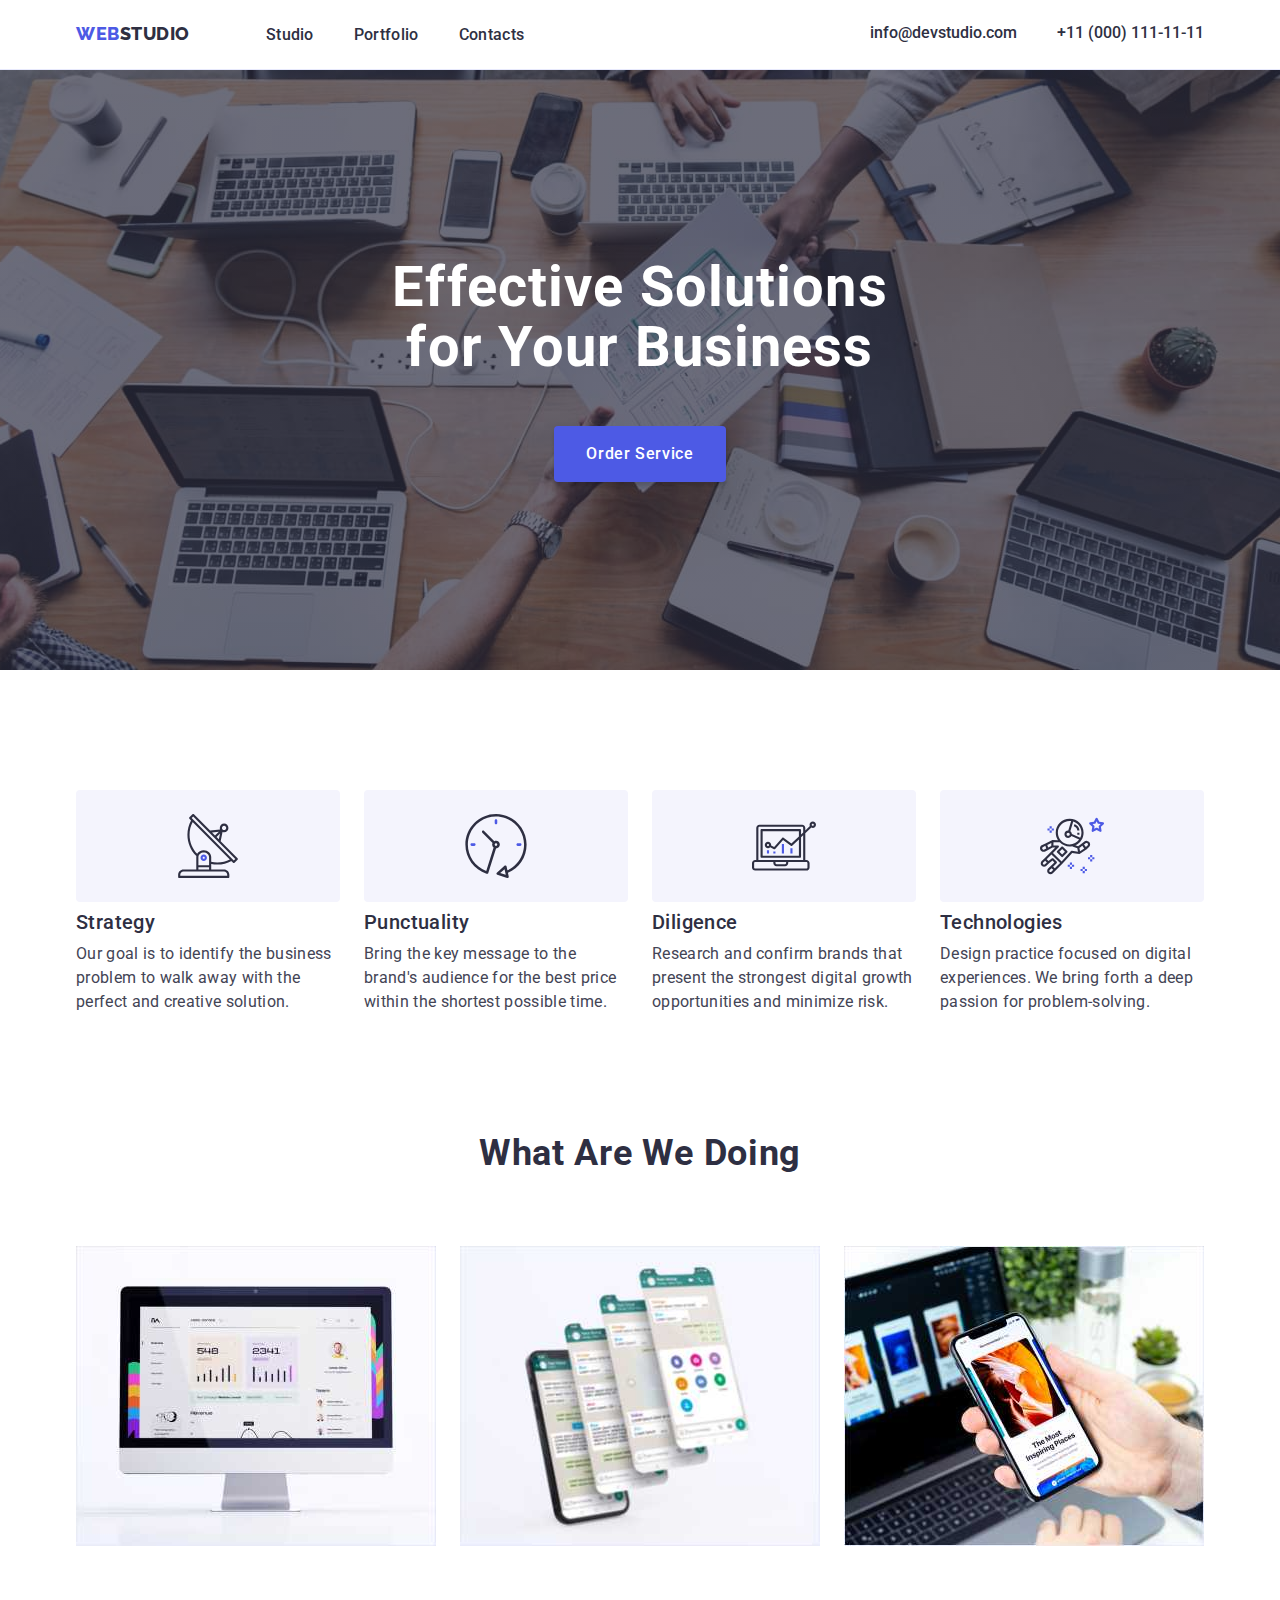
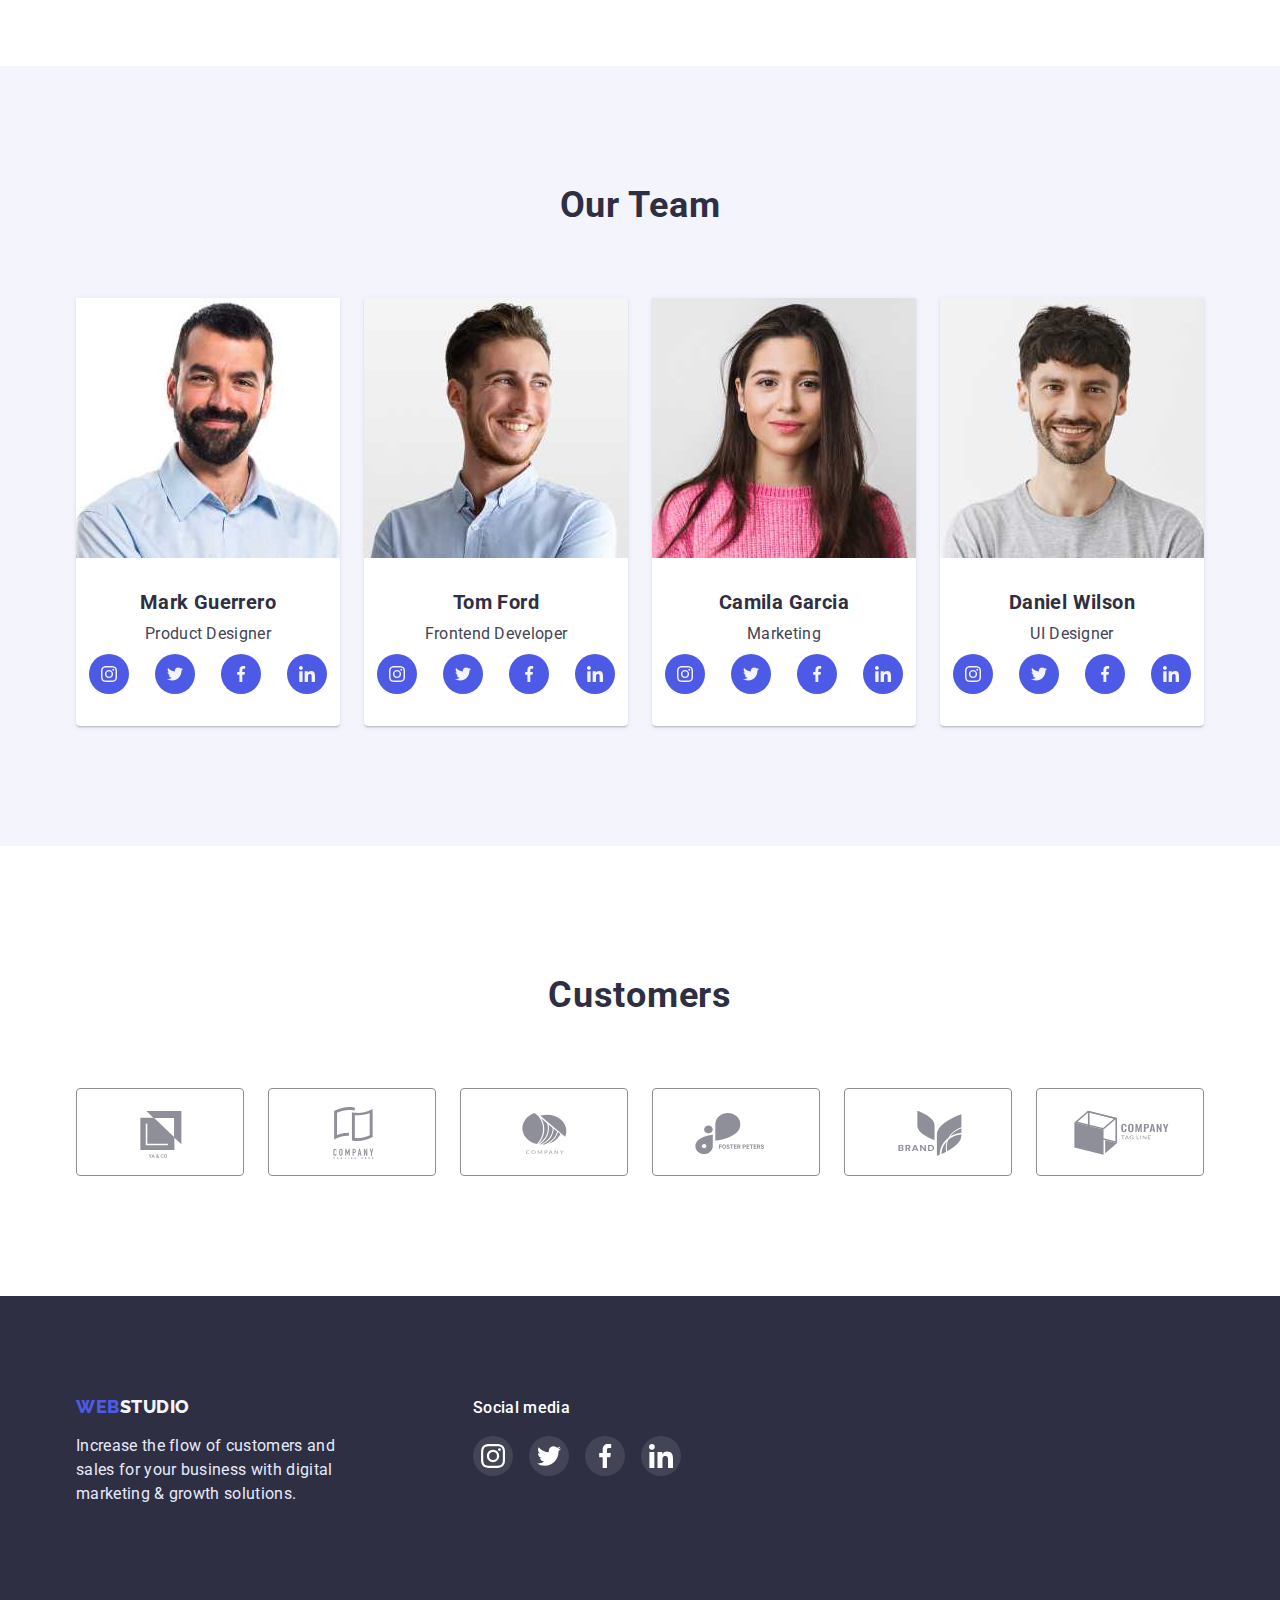
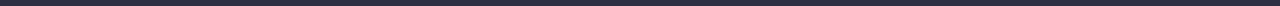
<file: index.html>
<!DOCTYPE html>
<html lang="en">
<head>
    <meta charset="UTF-8">
    <meta http-equiv="X-UA-Compatible" content="IE=edge">
    <meta name="viewport" content="width=device-width, initial-scale=1.0">
    <title>developed_Shprinher</title>
    <link rel="preconnect" href="https://fonts.googleapis.com">
    <link rel="preconnect" href="https://fonts.gstatic.com" crossorigin>
    <link href="https://fonts.googleapis.com/css2?family=Raleway:wght@800&family=Roboto:wght@400;500;700&display=swap"
        rel="stylesheet">
    <link rel="stylesheet" href="https://cdn.jsdelivr.net/npm/modern-normalize@1.1.0/modern-normalize.min.css">
    <link rel="stylesheet" href="./css/styles.css">
</head>

<body class="body">
    <!--==================== HEADER ==================== -->
    <header class="page-header">
<div class="container header-conteiner">
        <nav class="navigation">
            <a class="link logo-link" href="./index.html"><span class="color-dark-logo">WEB</span>STUDIO</a>
            <ul class="menu list menu-item">
                <li><a class="link link-color" href="./index.html">Studio</a></li>
                <li><a class="link link-color" href="./portfolio.html"> Portfolio</a></li>
                <li><a class="link link-color" href="">Contacts</a></li>
            </ul>
        </nav>
    <address class="address menu">
        <ul class="menu list">
            <li><a class="link link-color mail" href="mailto:info@devstudio.com">info@devstudio.com</a></li>
            <li><a class="link link-color" href="tel:+110001111111">+11 (000) 111-11-11</a></li>
        </ul>
    </address>
</div>
    </header>
    <!-- ==================== /HEADER/ ==================== -->
    <main>
        <section class="hero section hero-bg">
            <div class="container">
                <h1 class="title-hero">Effective Solutions for Your Business</h1>
                <button class="order-button box-hero" type="button">Order Service</button>
            </div>
        </section> 
        <section class="advantages section">
            <div class="container">
            <h2 class="title-advantages-hidden">our advantages</h2>
            <ul class="list advantages-list">
                <li class="advantages-general">
                    <div class="advantages-icon-box"><svg class="advantages-icon" width="64" height="64">
                        <use href="./images/sprite.svg#icon-antenna"></use>
                    </svg></div>
                    <h3 class="title-general">Strategy</h3>
                    <p class="text-general">Our goal is to identify the business problem to walk away with the perfect and creative solution.
                    </p>
                </li>
                <li class="advantages-general">
                    <div class="advantages-icon-box"><svg class="advantages-icon" width="64" height="64">
                        <use href="./images/sprite.svg#icon-clock"></use>
                    </svg></div>
                    <h3 class="title-general">Punctuality</h3>
                    <p class="text-general">Bring the key message to the brand's audience for the best price within the shortest possible
                        time.</p>
                </li>
                <li class="advantages-general">
                    <div class="advantages-icon-box"><svg class="advantages-icon" width="64" height="64">
                        <use href="./images/sprite.svg#icon-diagram"></use>
                    </svg></div>
                    <h3 class="title-general">Diligence</h3>
                    <p class="text-general">Research and confirm brands that present the strongest digital growth opportunities and minimize
                        risk.</p>
                </li>
                <li class="advantages-general">
                    <div class="advantages-icon-box"><svg class="advantages-icon" width="64" height="64">
                        <use href="./images/sprite.svg#icon-astronaut"></use>
                    </svg></div>
                    <h3 class="title-general">Technologies</h3>
                    <p class="text-general">Design practice focused on digital experiences. We bring forth a deep passion for
                        problem-solving.</p>
                </li>
            </ul>
            </div>
        </section>
        <section class="section">
            <div class="container">
            <h2 class="title-jobs">What are we doing</h2>
            <ul class="list we-doing-list">
                <li class="image-jobs">
                    <img src="./images/Rectangle1.jpg" alt="computer monitor" width="360">
                </li>
                <li class="image-jobs">
                    <img src="./images/Rectangle2.jpg" alt="phone screen" width="360">
                </li>
                <li class="image-jobs">
                    <img src="./images/Rectangle3.jpg" alt="phone and laptop" width="360">
                </li>
            </ul>
            </div>
        </section>
        <section class="our-team section">
        <div class="container">
            <h2 class="title-team">Our Team</h2>
            <ul class="title-team-list list">
                <li class="title-item-team">
                    <img src="./images/img.jpg" alt="boy's photo" width="264">
                    <div class="our-team-resume">
                        <h3 class="title-general-team">Mark Guerrero</h3>
                        <p class="text-general-team">Product Designer</p>
                        <ul class="for-flex-icon-soc">
                            <li class="list-icon-soc-team list">
                                <a href="" class="soc-icon-link">
                                    <svg class="soc-icon" width="16" height="16">
                                        <use  href="./images/sprite.svg#icon-instagram"></use>
                                    </svg>
                                </a>
                            </li>
                            <li class="list-icon-soc-team list">
                                <a href="" class="soc-icon-link">
                                    <svg class="soc-icon" width="16" height="16">
                                        <use href="./images/sprite.svg#icon-twitter"></use>
                                    </svg>
                                </a>
                            </li>
                            <li class="list-icon-soc-team list">
                                <a href="" class="soc-icon-link">
                                    <svg class="soc-icon" width="16" height="16">
                                        <use href="./images/sprite.svg#icon-facebook"></use>
                                    </svg>
                                </a>
                            </li>
                            <li class="list-icon-soc-team list">
                                <a href="" class="soc-icon-link">
                                    <svg class="soc-icon" width="16" height="16">
                                        <use href="./images/sprite.svg#icon-linkedin"></use>
                                    </svg>
                                </a>
                            </li>
                        </ul>
                    </div>
                </li>
                <li class="title-item-team">
                    <img src="./images/img(1).jpg" alt="boy's photo" width="264">
                    <div class="our-team-resume">
                        <h3 class="title-general-team">Tom Ford</h3>
                        <p class="text-general-team">Frontend Developer</p>
                        <ul class="for-flex-icon-soc">
                            <li class="list-icon-soc-team list">
                                <a href="" class="soc-icon-link">
                                    <svg class="soc-icon" width="16" height="16">
                                        <use  href="./images/sprite.svg#icon-instagram"></use>
                                    </svg>
                                </a>
                            </li>
                            <li class="list-icon-soc-team list">
                                <a href="" class="soc-icon-link">
                                    <svg class="soc-icon" width="16" height="16">
                                        <use href="./images/sprite.svg#icon-twitter"></use>
                                    </svg>
                                </a>
                            </li>
                            <li class="list-icon-soc-team list">
                                <a href="" class="soc-icon-link">
                                    <svg class="soc-icon" width="16" height="16">
                                        <use href="./images/sprite.svg#icon-facebook"></use>
                                    </svg>
                                </a>
                            </li>
                            <li class="list-icon-soc-team list">
                                <a href="" class="soc-icon-link">
                                    <svg class="soc-icon" width="16" height="16">
                                        <use href="./images/sprite.svg#icon-linkedin"></use>
                                    </svg>
                                </a>
                            </li>
                        </ul>
                    </div>
                </li>
                <li class="title-item-team">
                    <img src="./images/img(2).jpg" alt="girl's photo" width="264">
                    <div class="our-team-resume">
                        <h3 class="title-general-team">Camila Garcia</h3>
                        <p class="text-general-team">Marketing</p>
                        <ul class="for-flex-icon-soc">
                            <li class="list-icon-soc-team list">
                                <a href="" class="soc-icon-link">
                                    <svg class="soc-icon" width="16" height="16">
                                        <use  href="./images/sprite.svg#icon-instagram"></use>
                                    </svg>
                                </a>
                            </li>
                            <li class="list-icon-soc-team list">
                                <a href="" class="soc-icon-link">
                                    <svg class="soc-icon" width="16" height="16">
                                        <use href="./images/sprite.svg#icon-twitter"></use>
                                    </svg>
                                </a>
                            </li>
                            <li class="list-icon-soc-team list">
                                <a href="" class="soc-icon-link">
                                    <svg class="soc-icon" width="1w" height="16">
                                        <use href="./images/sprite.svg#icon-facebook"></use>
                                    </svg>
                                </a>
                            </li>
                            <li class="list-icon-soc-team list">
                                <a href="" class="soc-icon-link">
                                    <svg class="soc-icon" width="16" height="16">
                                        <use href="./images/sprite.svg#icon-linkedin"></use>
                                    </svg>
                                </a>
                            </li>
                        </ul>
                    </div>
                </li>
                <li class="title-item-team">
                    <img src="./images/img(3).jpg" alt="boy's photo" width="264">
                    <div class="our-team-resume">
                        <h3 class="title-general-team">Daniel Wilson</h3>
                        <p class="text-general-team">UI Designer</p>
                        <ul class="for-flex-icon-soc">
                            <li class="list-icon-soc-team list">
                                <a href="" class="soc-icon-link">
                                    <svg class="soc-icon" width="16" height="16">
                                        <use  href="./images/sprite.svg#icon-instagram"></use>
                                    </svg>
                                </a>
                            </li>
                            <li class="list-icon-soc-team list">
                                <a href="" class="soc-icon-link">
                                    <svg class="soc-icon" width="16" height="16">
                                        <use href="./images/sprite.svg#icon-twitter"></use>
                                    </svg>
                                </a>
                            </li>
                            <li class="list-icon-soc-team list">
                                <a href="" class="soc-icon-link">
                                    <svg class="soc-icon" width="16" height="16">
                                        <use href="./images/sprite.svg#icon-facebook"></use>
                                    </svg>
                                </a>
                            </li>
                            <li class="list-icon-soc-team list">
                                <a href="" class="soc-icon-link">
                                    <svg class="soc-icon" width="16" height="16">
                                        <use href="./images/sprite.svg#icon-linkedin"></use>
                                    </svg>
                                </a>
                            </li>
                        </ul>
                    </div>
                </li>
            </ul>
        </div>
        </section>
        <section class="customers section">
        <div class="container">
            <h2 class="title-customers">Customers</h2>
            <div class="customers-icon">
                <ul class="customers-icon-list list">
                    <li class="customers-icon-list-item">
                        <a class="customers-link" href="">                        
                            <svg class="icon-compani" width="104" height="56">
                                <use href="./images/sprite.svg#icon-Logo1"></use>
                            </svg>
                        </a>
                    </li>
                    <li class="customers-icon-list-item">
                        <a class="customers-link" href="">                        
                            <svg class="icon-compani" width="104" height="56">
                                <use href="./images/sprite.svg#icon-Logo2"></use>
                            </svg>
                        </a>
                    </li>                    
                    <li class="customers-icon-list-item">
                        <a class="customers-link" href="">                        
                            <svg class="icon-compani" width="104" height="56">
                                <use href="./images/sprite.svg#icon-Logo3"></use>
                            </svg>
                        </a>
                    </li>                    
                    <li class="customers-icon-list-item">
                        <a class="customers-link" href="">                        
                            <svg class="icon-compani" width="104" height="56">
                                <use href="./images/sprite.svg#icon-Logo4"></use>
                            </svg>
                        </a>
                    </li>                    
                    <li class="customers-icon-list-item">
                        <a class="customers-link" href="">                        
                            <svg class="icon-compani" width="104" height="56">
                                <use href="./images/sprite.svg#icon-Logo5"></use>
                            </svg>
                        </a>
                    </li>                    
                    <li class="customers-icon-list-item">
                        <a class="customers-link" href="">                        
                            <svg class="icon-compani" width="104" height="56">
                                <use href="./images/sprite.svg#icon-Logo6"></use>
                            </svg>
                        </a>
                    </li>
                </ul>
            </div>
        </div>
        </section>
    </main>
    <footer class="footer for-background">
        <div class="container footer-flex">
            <div class="footer-first-column">
                <a class="link logo-link margin" href="./index.html"><span class="color-dark-logo">WEB</span><span
                    class="color-white-logo">STUDIO</span></a>
                <p class="footer-text">Increase the flow of customers and sales for your business with digital marketing & growth solutions.
                </p>
            </div>
            <div class="footer-soc-icon container">
                <h3 class="social-media">Social media</h3>
                <ul class="footer-soc-icon-list list">
                    <li class="footer-soc-icon-item">
                        <a class="footer-soc-icon-link link" href="">
                            <svg class="footer-svg" width="24" height="24">
                                <use href="./images/sprite.svg#icon-instagram"></use>
                            </svg>
                        </a>
                    </li>
                    <li class="footer-soc-icon-item">
                        <a class="footer-soc-icon-link link" href="">
                            <svg class="footer-svg" width="24" height="24">
                                <use href="./images/sprite.svg#icon-twitter"></use>
                            </svg>
                        </a>
                        
                    </li>
                    <li class="footer-soc-icon-item">
                        <a class="footer-soc-icon-link link" href="">
                            <svg class="footer-svg" width="24" height="24">
                                <use href="./images/sprite.svg#icon-facebook"></use>
                            </svg>
                        </a>
                    </li>
                    <li class="footer-soc-icon-item">
                        <a class="footer-soc-icon-link link" href="">
                            <svg class="footer-svg" width="24" height="24">
                                <use href="./images/sprite.svg#icon-linkedin"></use>
                            </svg>
                        </a>
                    </li>
                </ul>
            </div>
            
        </div>
    </footer>
</body>
</html>
</file>
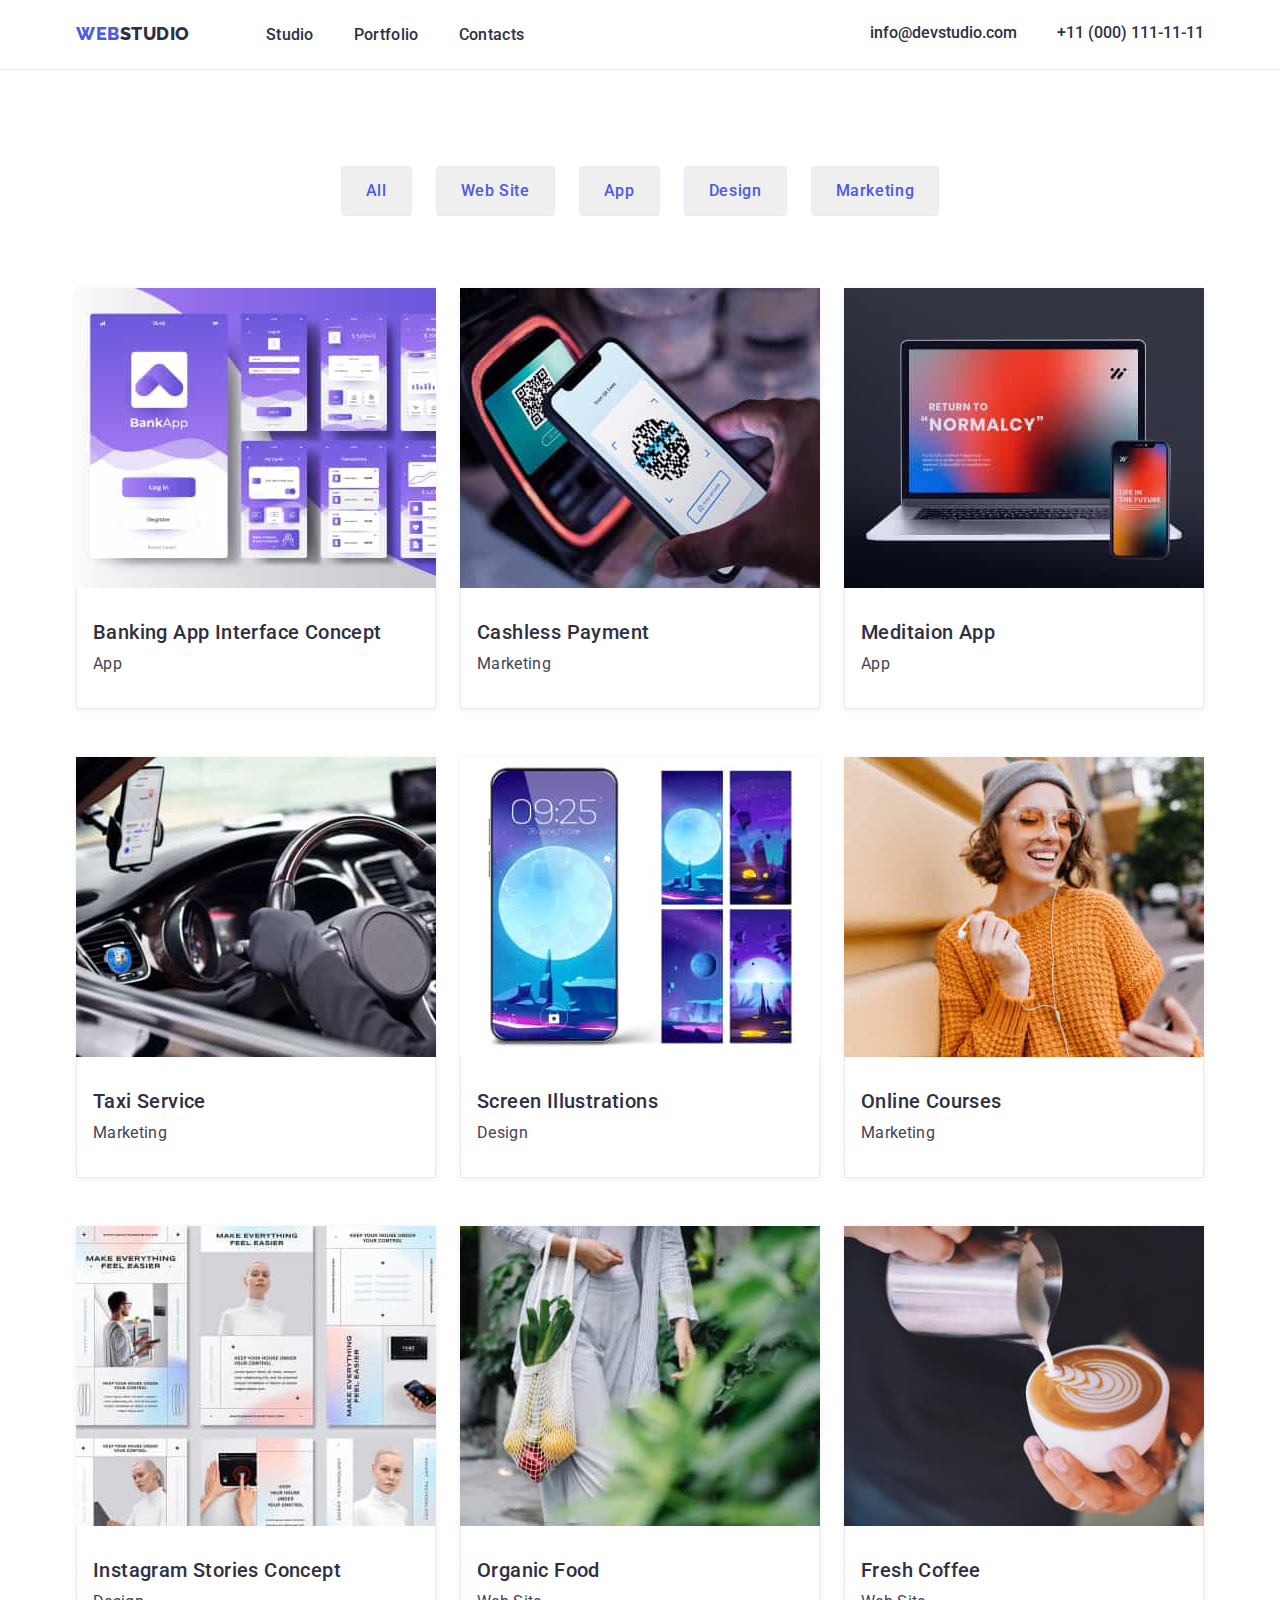
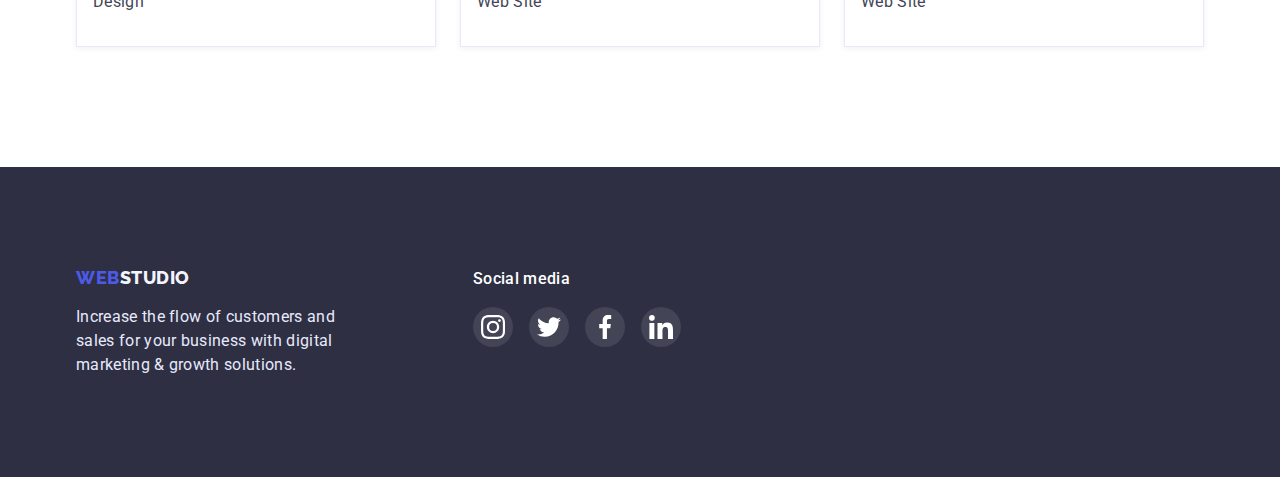
<file: portfolio.html>
<!DOCTYPE html>
<html lang="en">

<head>
    <meta charset="UTF-8">
    <meta http-equiv="X-UA-Compatible" content="IE=edge">
    <meta name="viewport" content="width=device-width, initial-scale=1.0">
    <title>developed_Shprinher</title>
    <link rel="preconnect" href="https://fonts.googleapis.com">
    <link rel="preconnect" href="https://fonts.gstatic.com" crossorigin>
    <link href="https://fonts.googleapis.com/css2?family=Raleway:wght@800&family=Roboto:wght@400;500;700&display=swap"
        rel="stylesheet">
    <link rel="stylesheet" href="https://cdn.jsdelivr.net/npm/modern-normalize@1.1.0/modern-normalize.min.css">
    <link rel="stylesheet" href="./css/styles.css">
</head>

<body class="body">
    <header class="page-header">
<div class="container header-conteiner">
    <nav class="navigation">
        <a class="link logo-link" href="./index.html"><span class="color-dark-logo">WEB</span>STUDIO</a>
            <ul class="list menu-item">
                <li><a class="link link-color" href="./index.html">Studio</a></li>
                <li><a class="link link-color" href="./portfolio.html"> Portfolio</a></li>
                <li><a class="link link-color" href="">Contacts</a></li>
            </ul>
    </nav>
    <address class="address">
        <ul class="menu list">
            <li><a class="link link-color mail" href="mailto:info@devstudio.com">info@devstudio.com</a></li>
            <li><a class="link link-color" href="tel:+110001111111">+11 (000) 111-11-11</a></li>
        </ul>
    </address>
</div>
    </header>

    <main>
    <section class="button-section section">
    <div class="container">
        <h1 class="title-advantages-hidden">portfolio</h1>
        <ul class="list list-buttons">
                <li class="button-chek"><button class="buttons" type="button">All</button></li>
                <li class="button-chek"><button class="buttons" type="button">Web Site</button></li>
                <li class="button-chek"><button class="buttons" type="button">App</button></li>
                <li class="button-chek"><button class="buttons" type="button">Design</button></li>
                <li class="button-chek"><button class="buttons" type="button">Marketing</button></li>
        </ul>
        <ul class="list images-content">
            <li class="photo-item">
                <a class="photo-item-link link" href="" >
                    <img src="./images/img11.jpg" alt="bank app">
                    <div class="content">
                        <h2 class="title-general">Banking App Interface Concept</h2>
                        <p class="text-general">App</p>
                    </div>
                </a>
            </li>
            <li class="photo-item">
                <a class="photo-item-link link" href="" >
                    <img src="./images/img12.jpg" alt="QR code scanning">
                    <div class="content">
                        <h2 class="title-general">Cashless Payment</h2>
                        <p class="text-general">Marketing</p>
                    </div>
                </a>
            </li>
            <li class="photo-item">
                <a class="photo-item-link link" href="" >
                    <img src="./images/img13.jpg" alt="laptop and phone">
                    <div class="content">
                        <h2 class="title-general">Meditaion App</h2>
                        <p class="text-general">App</p>
                    </div>
                </a>
            </li>
            <li class="photo-item">
                <a class="photo-item-link link" href="" >
                    <img src="./images/img14.jpg" alt="interior of the car">
                    <div class="content">
                        <h2 class="title-general">Taxi Service</h2>
                        <p class="text-general">Marketing</p>
                    </div>
                </a>
            </li>
            <li class="photo-item">
                <a class="photo-item-link link" href="" >
                    <img src="./images/img15.jpg" alt="screensavers for the phone">
                    <div class="content">
                        <h2 class="title-general">Screen Illustrations</h2>
                        <p class="text-general">Design</p>
                    </div>
                </a>
            </li>
            <li class="photo-item">
                <a class="photo-item-link link" href="" >
                    <img src="./images/img16.jpg" alt="girl with headphones">            
                    <div class="content">
                        <h2 class="title-general">Online Courses</h2>
                        <p class="text-general">Marketing</p>
                    </div>
                </a>
            </li>
            <li class="photo-item">
                <a class="photo-item-link link" href="" >
                    <img src="./images/img17.jpg" alt="page from the social network">
                    <div class="content">
                        <h2 class="title-general">Instagram Stories Concept</h2>
                        <p class="text-general">Design</p>
                    </div>
                </a>
            </li> 
            <li class="photo-item">
                <a class="photo-item-link link" href="" >
                    <img src="./images/img18.jpg" alt="a package of vegetables">
                    <div class="content">
                        <h2 class="title-general">Organic Food</h2>
                        <p class="text-general">Web Site</p>
                    </div>
                </a>
            </li>
            <li class="photo-item">
                <a class="photo-item-link link" href="" >
                    <img src="./images/img19.jpg" alt="making cappuccino">
                    <div class="content">
                        <h2 class="title-general">Fresh Coffee</h2>
                        <p class="text-general">Web Site</p>
                    </div>
                </a>
            </li>
        </ul>
    </div>
    </section>
    </main>
    <footer class="footer for-background">
        <div class="container footer-flex">
            <div class="footer-first-column">
                <a class="link logo-link margin" href="./index.html"><span class="color-dark-logo">WEB</span><span
                    class="color-white-logo">STUDIO</span></a>
                <p class="footer-text">Increase the flow of customers and sales for your business with digital marketing & growth solutions.
                </p>
            </div>
            <div class="footer-soc-icon container">
                <h3 class="social-media">Social media</h3>
                <ul class="footer-soc-icon-list list">
                    <li class="footer-soc-icon-item">
                        <a class="footer-soc-icon-link link" href="">
                            <svg class="footer-svg" width="24" height="24">
                                <use href="./images/sprite.svg#icon-instagram"></use>
                            </svg>
                        </a>
                    </li>
                    <li class="footer-soc-icon-item">
                        <a class="footer-soc-icon-link link" href="">
                            <svg class="footer-svg" width="24" height="24">
                                <use href="./images/sprite.svg#icon-twitter"></use>
                            </svg>
                        </a>
                        
                    </li>
                    <li class="footer-soc-icon-item">
                        <a class="footer-soc-icon-link link" href="">
                            <svg class="footer-svg" width="24" height="24">
                                <use href="./images/sprite.svg#icon-facebook"></use>
                            </svg>
                        </a>
                    </li>
                    <li class="footer-soc-icon-item">
                        <a class="footer-soc-icon-link link" href="">
                            <svg class="footer-svg" width="24" height="24">
                                <use href="./images/sprite.svg#icon-linkedin"></use>
                            </svg>
                        </a>
                    </li>
                </ul>
            </div>
            
        </div>
    </footer>
</body>
</file>
<file: css/styles.css>
/* _____________________________________________________ALL */
:root{
    --text-button: #FFFFFF;
    --second-title: #2E2F42;
    --p-text: #434455;
    --gra: radial-gradient(rgba(46, 47, 66, 0.7),rgba(46, 47, 66, 0.7));
}

h1,h2,h3,h4,p{
    margin-top: 0;margin-bottom: 0;}

ul{
    margin-top: 0;margin-bottom: 0;padding-left: 0;}

img{
    display: block;}

.list{
    list-style: none;}
.link{
    text-decoration: none;}


.body {font-family: 'Roboto', sans-serif;
    font-weight: 500;}

.address{font-style: normal;
    margin-left: auto;}

button{cursor: pointer;}

.link-color{color: #2E2F42;}
.link-color:is(:hover, :focus, :active)
{color: #404BBF}

/* _________________________________________________________NAVi */
.page-header{
    padding-top: 24px;
    padding-bottom: 24px;
    border-bottom: 1px solid #E7E9FC;}

.container{
    width: 1158px;
    padding-left: 15px;
    padding-right: 15px;
    margin-left: auto;
    margin-right: auto;
}
.menu-item{
    display: flex;
    gap: 40px;
    
    font-size: 16px;
    line-height: 1.2;
    letter-spacing: 0.02em;
    }
.menu{
    display: flex;
    gap: 40px;
    
    }
.header-conteiner{
    display: flex;
}
.navigation{
    display: flex;
    align-items: center;
}


.logo-link{
    margin-right: 76px;
font-family: 'Raleway',sans-serif;
font-style: normal;
font-weight: 800;
font-size: 18px;
line-height: 1.16;
letter-spacing: 0.03em;


color: #2E2F42;
}


.color-dark-logo{color: #4D5AE5;}
.color-white-logo{color: #F4F4FD;}
/* ________________________________________________________SECT1 */
.section{
    padding-bottom: 120px;}

.hero{
    background-image: var(--gra), url(../images/people-office.jpg);
    background-size: 1440px 600px;
    background-repeat: no-repeat;
    background-position: center;
    text-align: center;
    padding-top: 188px;
    padding-bottom: 188px;}

.hero-bg
{background-color: #2E2F42;}

.box-hero{   
    display: flex;
    justify-content: space-around;
    flex-direction: column;}

.for-background{
    background: var(--second-title);}

.title-hero {
    text-align: center;
    width: 496px;
    height: 120px;
    font-size: 56px;
    line-height: 1.07;
    letter-spacing: 0.02em;

    margin-right: auto;
    margin-left: auto;
    margin-bottom: 48px;

    color: #FFFFFF;}

.order-button{

display: inline-block;
    margin-left: auto;
    margin-right: auto;
border-radius: 4px;
border: transparent;
box-shadow: 0px 4px 4px rgba(0, 0, 0, 0.15);
    font-family: inherit;
    font-style: normal;
    font-weight: 500;
    font-size: 16px;
    line-height: 1.5;
    letter-spacing: 0.04em;
    padding: 16px 32px;
    color: var(--text-button);


    background: #4D5AE5;}

.order-button:is(:hover, :focus){
    background: #404BBF;}

/* portfolio ======================================= */
.buttons {
    padding: 12px 24px;
    font-family: inherit;
    font-weight: 500;
    font-size: 16px;
    line-height: 1.5;
    text-align: center;
    letter-spacing: 0.04em;

    color: #4D5AE5;
    border: 1px solid #E7E9FC;
    border-radius: 4px;}

.buttons:hover,
.buttons:focus {
    background-color: #404BBF;
    color: var(--text-button);
    box-shadow: 0px 3px 1px rgba(0, 0, 0, 0.1), 0px 2px 1px rgba(0, 0, 0, 0.08), 0px 2px 2px rgba(0, 0, 0, 0.12);
    border-color: #404BBF;
}

.list-buttons{

    margin-bottom: 72px;
    display: flex;
    justify-content: center; 

    gap:24px
}
.button-section{
    padding-top: 96px;}

.images-content{
    display: flex;
    flex-wrap: wrap;
    gap: 24px;
    row-gap: 48px;
}
.content{
    padding-top: 32px;
    padding-bottom: 32px;
    padding-left: 16px;
    border: 1px solid #E7E9FC;
    border-top: none;}

.photo-item{
    box-shadow: 0px 1px 6px rgba(46, 47, 66, 0.08);
}

.photo-item-link{
    cursor: pointer;
    width: calc((100% - 2 * 24px) / 3 );

}
.photo-item:hover,
.photo-item:focus {
    box-shadow: 0px 1px 6px rgba(46, 47, 66, 0.08), 0px 1px 1px rgba(46, 47, 66, 0.16), 0px 2px 1px rgba(46, 47, 66, 0.08);}


    /* ======================================================== */

/* ________________________________________________________SECT2 */
.title-advantages-hidden{ 
    position: absolute;
    width: 1px;
    height: 1px;
    margin: -1px;
    border: 0;
    padding: 0;

    white-space: nowrap;
    clip-path: inset(100%);
    clip: rect(0 0 0 0);
    overflow: hidden;
}
.advantages-general{
    width: calc((100% - 24px * 3) / 4 );
}
.advantages-list{
    display: flex;
    gap: 24px;
}
.advantages{padding-top: 120px;}

.advantages-icon-box{
    display: flex;
    justify-content: center;
    align-items: center;
    width: 264px;
    height: 112px;
    background-color: #F4F4FD;
border-radius: 4px;
margin-bottom: 8px;
gap: calc((100% - 3 * 24px) / 4);
}
.advantages-icon{

}
.title-general{
    margin-bottom: 8px;
    font-weight: 500;
    font-size: 20px;
    line-height: 1.2;
    letter-spacing: 0.02em;

    color: var(--second-title);
}
.text-general{
    font-weight: 400;
    font-size: 16px;
    line-height: 1.5;
    letter-spacing: 0.02em;

    color: var(--p-text);
}
/* ________________________________________________________SECT3 */
.title-jobs{
    margin-bottom: 72px;
    font-weight: 700;
    font-size: 36px;
    line-height: 1.11;
    text-align: center;
    letter-spacing: 0.02em;
    text-transform: capitalize;

    color: #2E2F42;}

.we-doing-list{
    display: flex;
    gap: 24px;
}

.our-team {
    background-color:#F4F4FD;;
    padding-top: 120px;
}
.our-team-resume{
    padding-top: 32px;
padding-bottom: 32px; }
.title-team{
    margin-bottom: 72px;
    font-weight: 700;
    font-size: 36px;
    line-height: 1.11;
    text-align: center;
    letter-spacing: 0.02em;
    text-transform: capitalize;

    color: #2E2F42;}

.title-team-list{
    display: flex;
    gap: 24px;
}

.title-team-back{
background: #F4F4FD;}

.title-item-team{
    width: calc((100% - 3 * 24px) / 4);
    text-align: center;
background: #FFFFFF;
box-shadow: 0px 1px 6px rgba(46, 47, 66, 0.08), 0px 1px 1px rgba(46, 47, 66, 0.16), 0px 2px 1px rgba(46, 47, 66, 0.08);
border-radius: 0px 0px 4px 4px;}

.title-general-team{
    margin-bottom: 8px;
    font-size: 20px;
    line-height: 1.2;
    letter-spacing: 0.02em;

    color: var(--second-title);
}
.text-general-team{
    margin-bottom: 8px;
    font-weight: 400;
    font-size: 16px;
    line-height: 1.5;
    letter-spacing: 0.02em;

    color: var(--p-text);
}

.soc-icon-link{
    display: flex;
    justify-content: center;
    align-items: center;
    height: 40px;
    width: 40px;
    background-color: #4D5AE5;
    border-radius: 50%;
}
.soc-icon-link:hover,.soc-icon-link:focus{
    background-color: #404BBF;
}
.for-flex-icon-soc{
    display: flex;
    justify-content: space-around;
}
.soc-icon{fill: #F4F4FD;}

/* ________________________________________________________sect4  */
.title-customers{
    
    margin-bottom: 72px;
    font-weight: 700;
    font-size: 36px;
    line-height: 1.11;
    text-align: center;
    letter-spacing: 0.02em;
    text-transform: capitalize;

    color: #2E2F42;}

.customers{
    padding-top: 130px;
}


.customers-icon-list-item{
}

.customers-link{
    display: flex;
    justify-content: center;
    align-items: center;
    height: 88px;
    width: 168px;
    border: 1px solid #8E8F99;
    border-radius: 4px;
}

.customers-icon-list{
    display: flex;
    justify-content: center;
    align-items: center;
    gap: 24px;
}


.icon-compani{
    align-items: center;
    fill: #8E8F99
}

.customers-link:is(:hover, :focus){
    border-color: #404BBF;}

.customers-link:is(:hover, :focus) .icon-compani{
    fill: #404BBF;
}



/* ________________________________________________________FOOTER */
.footer {
    padding-top: 100px;
    padding-bottom: 100px;
}
.footer-flex{
    display: flex;
    align-items: baseline;
    gap: 120px;
}
.footer-text{
    margin-top: 16px;
    display: block;
    width: 262px;
    font-family: 'Roboto',sans-serif;
    font-weight: 400;
    font-size: 16px;
    line-height: 1.5;
    letter-spacing: 0.02em;

    color: #E7E9FC;
}
.margin{
    margin-right: 0;
}
.social-media{
    margin-bottom: 16px;
font-family: 'Roboto',sans-serif;
font-style: normal;
font-weight: 500;
font-size: 16px;
line-height: 1.5;
letter-spacing: 0.02em;

color: #FFFFFF;}
.footer-soc-icon {

}

.footer-soc-icon-list {
    display: flex;
    gap: 16px;
}

.footer-soc-icon-link{
    display: flex;
    height: 40px;
    width: 40px;
    border-radius: 50%;
    justify-content: center;
    align-items: center;

    background-color: #FFFFFF1A;
}
.footer-soc-icon-item {}

.footer-soc-icon-link:hover,.footer-soc-icon-link:focus{
    background-color: #31D0AA;
}
.footer-svg {
    fill: var(--text-button);

}
</file>
